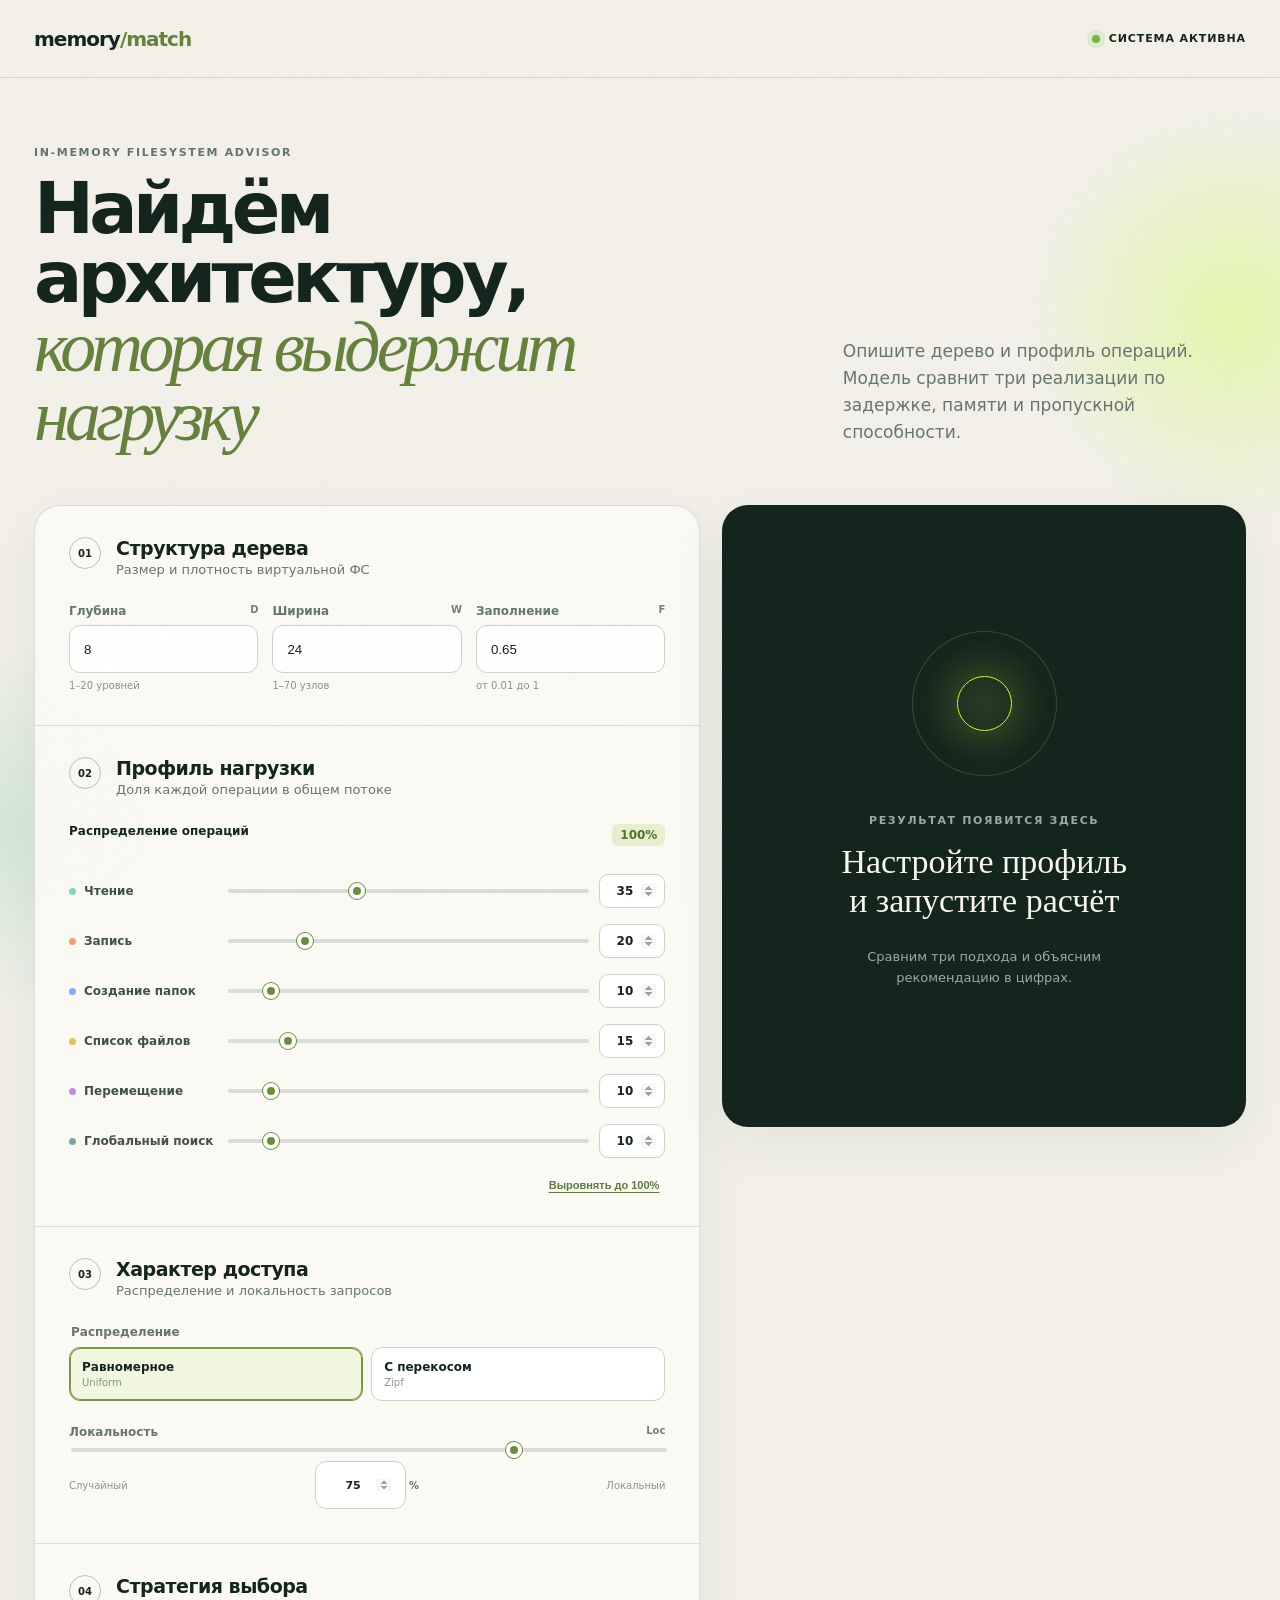
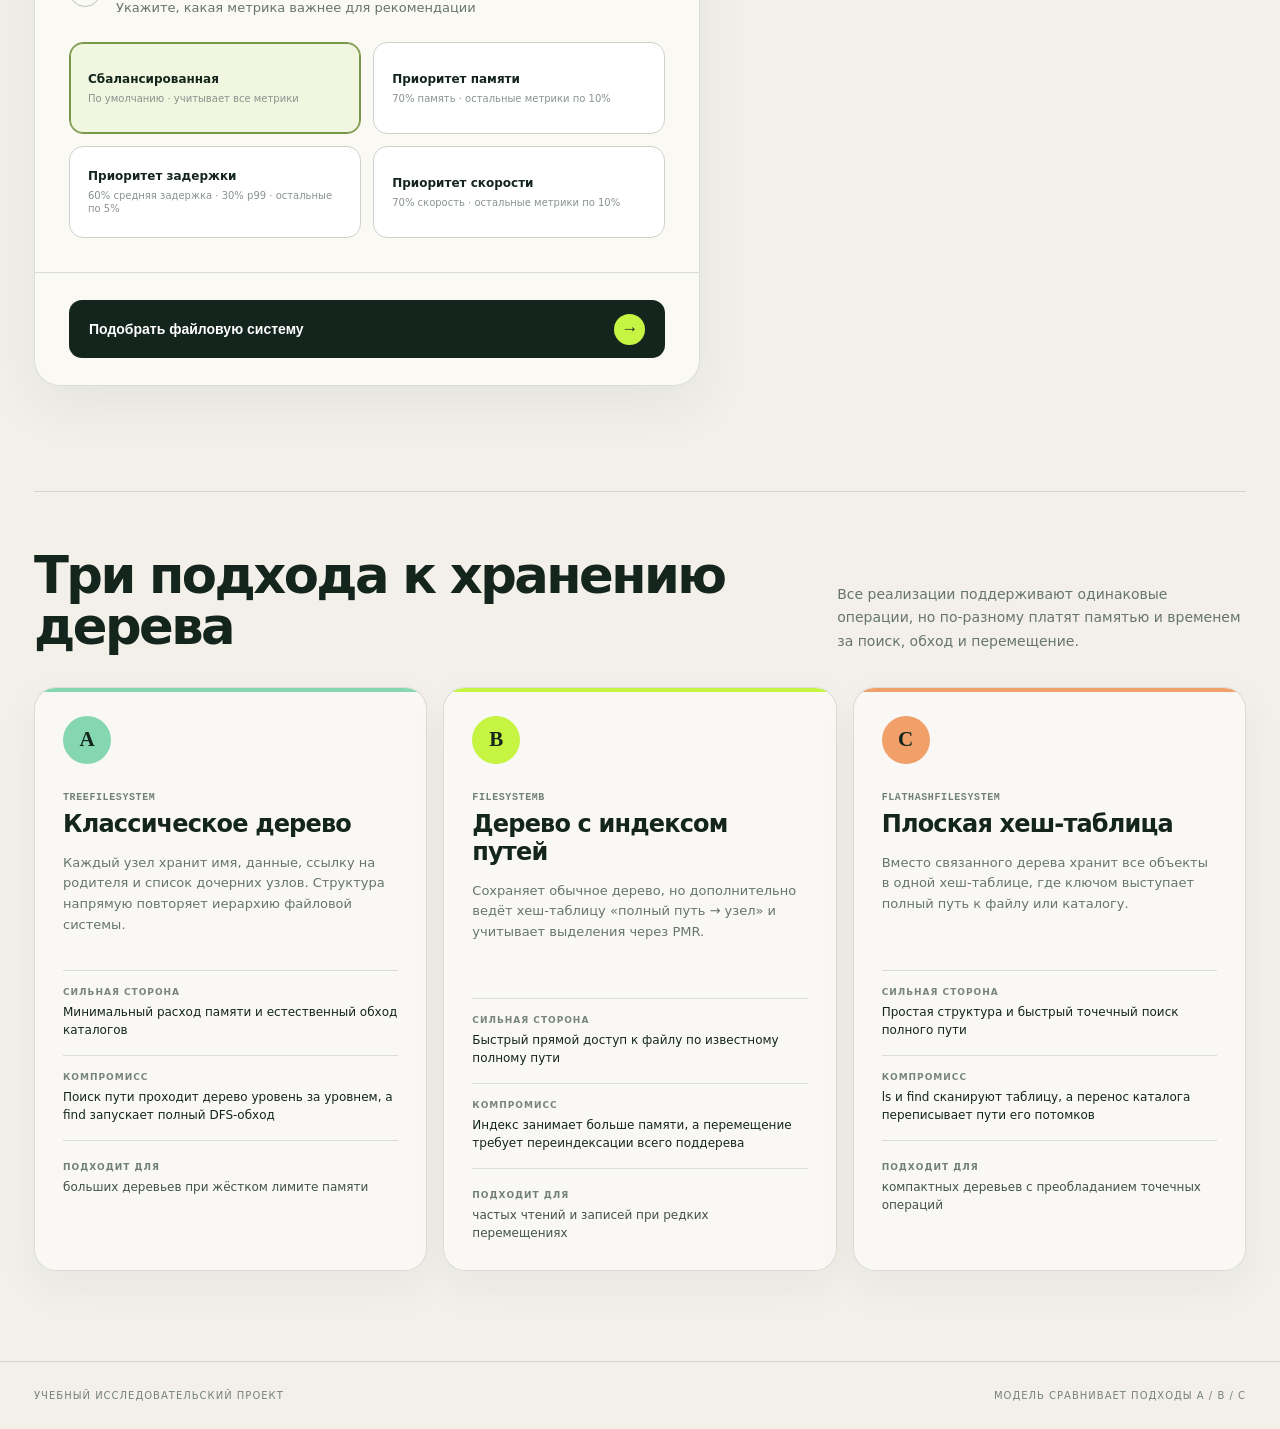
<file: recomendation/static/index.html>
<!doctype html>
<html lang="ru">
    <head>
        <meta charset="UTF-8" />
        <meta name="viewport" content="width=device-width, initial-scale=1" />
        <meta
            name="description"
            content="Подбор оптимальной in-memory файловой системы"
        />
        <title>Memory Match — рекомендатель файловой системы</title>
        <link rel="stylesheet" href="styles.css?v=2" />
        <script src="app.js?v=2" defer></script>
    </head>
    <body>
        <div class="glow one"></div>
        <div class="glow two"></div>
        <header>
            <a class="brand" href="#">memory<span>/match</span></a>
            <div class="status"><i></i> Система активна</div>
        </header>
        <main>
            <section class="hero">
                <div>
                    <p class="eyebrow">In-memory filesystem advisor</p>
                    <h1>
                        Найдём архитектуру,<br /><em
                            >которая выдержит нагрузку</em
                        >
                    </h1>
                </div>
                <p class="lead">
                    Опишите дерево и профиль операций. Модель сравнит три
                    реализации по задержке, памяти и пропускной способности.
                </p>
            </section>
            <div class="workspace">
                <form id="form" class="panel">
                    <section class="form-section">
                        <div class="section-title">
                            <span>01</span>
                            <div>
                                <h2>Структура дерева</h2>
                                <p>Размер и плотность виртуальной ФС</p>
                            </div>
                        </div>
                        <div class="fields three">
                            <label class="field"
                                ><span>Глубина <b>D</b></span
                                ><input
                                    name="D"
                                    type="number"
                                    min="1"
                                    max="20"
                                    value="8"
                                    required
                                /><small>1–20 уровней</small></label
                            >
                            <label class="field"
                                ><span>Ширина <b>W</b></span
                                ><input
                                    name="W"
                                    type="number"
                                    min="1"
                                    max="70"
                                    value="24"
                                    required
                                /><small>1–70 узлов</small></label
                            >
                            <label class="field"
                                ><span>Заполнение <b>F</b></span
                                ><input
                                    name="F"
                                    type="number"
                                    min="0.01"
                                    max="1"
                                    step="0.01"
                                    value="0.65"
                                    required
                                /><small>от 0.01 до 1</small></label
                            >
                        </div>
                    </section>
                    <section class="form-section">
                        <div class="section-title">
                            <span>02</span>
                            <div>
                                <h2>Профиль нагрузки</h2>
                                <p>Доля каждой операции в общем потоке</p>
                            </div>
                        </div>
                        <div class="prob-head">
                            <span>Распределение операций</span
                            ><output id="total">100%</output>
                        </div>
                        <div id="prob-error" class="error" role="alert"></div>
                        <div class="prob-list">
                            <label
                                ><span><i class="read"></i>Чтение</span
                                ><input
                                    name="P_read"
                                    type="range"
                                    min="0"
                                    max="1"
                                    step=".01"
                                    value=".35" /><input
                                    class="prob-number"
                                    type="number"
                                    min="0"
                                    max="100"
                                    step="1"
                                    value="35"
                                    aria-label="Чтение, процентов"
                            /></label>
                            <label
                                ><span><i class="write"></i>Запись</span
                                ><input
                                    name="P_write"
                                    type="range"
                                    min="0"
                                    max="1"
                                    step=".01"
                                    value=".20" /><input
                                    class="prob-number"
                                    type="number"
                                    min="0"
                                    max="100"
                                    step="1"
                                    value="20"
                                    aria-label="Запись, процентов"
                            /></label>
                            <label
                                ><span><i class="mkdir"></i>Создание папок</span
                                ><input
                                    name="P_mkdir"
                                    type="range"
                                    min="0"
                                    max="1"
                                    step=".01"
                                    value=".10" /><input
                                    class="prob-number"
                                    type="number"
                                    min="0"
                                    max="100"
                                    step="1"
                                    value="10"
                                    aria-label="Создание папок, процентов"
                            /></label>
                            <label
                                ><span><i class="ls"></i>Список файлов</span
                                ><input
                                    name="P_ls"
                                    type="range"
                                    min="0"
                                    max="1"
                                    step=".01"
                                    value=".15" /><input
                                    class="prob-number"
                                    type="number"
                                    min="0"
                                    max="100"
                                    step="1"
                                    value="15"
                                    aria-label="Список файлов, процентов"
                            /></label>
                            <label
                                ><span><i class="move"></i>Перемещение</span
                                ><input
                                    name="P_mv"
                                    type="range"
                                    min="0"
                                    max="1"
                                    step=".01"
                                    value=".10" /><input
                                    class="prob-number"
                                    type="number"
                                    min="0"
                                    max="100"
                                    step="1"
                                    value="10"
                                    aria-label="Перемещение, процентов"
                            /></label>
                            <label
                                ><span
                                    ><i class="find"></i>Глобальный поиск</span
                                ><input
                                    name="P_find"
                                    type="range"
                                    min="0"
                                    max="1"
                                    step=".01"
                                    value=".10" /><input
                                    class="prob-number"
                                    type="number"
                                    min="0"
                                    max="100"
                                    step="1"
                                    value="10"
                                    aria-label="Глобальный поиск, процентов"
                            /></label>
                        </div>
                        <button class="balance" id="balance" type="button">
                            Выровнять до 100%
                        </button>
                    </section>
                    <section class="form-section">
                        <div class="section-title">
                            <span>03</span>
                            <div>
                                <h2>Характер доступа</h2>
                                <p>Распределение и локальность запросов</p>
                            </div>
                        </div>
                        <div class="access">
                            <fieldset>
                                <legend>Распределение</legend>
                                <label
                                    ><input
                                        type="radio"
                                        name="Dist"
                                        value="uniform"
                                        checked
                                    /><span
                                        >Равномерное<small>Uniform</small></span
                                    ></label
                                ><label
                                    ><input
                                        type="radio"
                                        name="Dist"
                                        value="zipf"
                                    /><span
                                        >С перекосом<small>Zipf</small></span
                                    ></label
                                >
                            </fieldset>
                            <label id="alpha-field" class="field alpha"
                                ><span>Коэффициент Zipf <b>α</b></span
                                ><input
                                    name="Zipf_Alpha"
                                    type="number"
                                    min=".1"
                                    max="3"
                                    step=".1"
                                    value="1.2"
                                /><small>от 0.1 до 3.0</small></label
                            >
                            <label class="field locality"
                                ><span>Локальность <b>Loc</b></span
                                ><input
                                    name="Loc"
                                    type="range"
                                    min="0"
                                    max="1"
                                    step=".01"
                                    value=".75"
                                />
                                <div>
                                    <small>Случайный</small
                                    ><label class="locality-input"
                                        ><input
                                            class="locality-number"
                                            type="number"
                                            min="0"
                                            max="100"
                                            step="1"
                                            value="75"
                                            aria-label="Локальность, процентов"
                                        /><span>%</span></label
                                    ><small>Локальный</small>
                                </div></label
                            >
                        </div>
                    </section>
                    <section class="form-section strategy-section">
                        <div class="section-title">
                            <span>04</span>
                            <div>
                                <h2>Стратегия выбора</h2>
                                <p>
                                    Укажите, какая метрика важнее для
                                    рекомендации
                                </p>
                            </div>
                        </div>
                        <div class="strategy-grid">
                            <label class="strategy-option">
                                <input
                                    type="radio"
                                    name="Strategy"
                                    value="balanced"
                                    checked
                                />
                                <span>
                                    <b>Сбалансированная</b>
                                    <small
                                        >По умолчанию · учитывает все
                                        метрики</small
                                    >
                                </span>
                            </label>
                            <label class="strategy-option">
                                <input
                                    type="radio"
                                    name="Strategy"
                                    value="memory"
                                />
                                <span>
                                    <b>Приоритет памяти</b>
                                    <small
                                        >70% память · остальные метрики по
                                        10%</small
                                    >
                                </span>
                            </label>
                            <label class="strategy-option">
                                <input
                                    type="radio"
                                    name="Strategy"
                                    value="latency"
                                />
                                <span>
                                    <b>Приоритет задержки</b>
                                    <small
                                        >60% средняя задержка · 30% p99 ·
                                        остальные по 5%</small
                                    >
                                </span>
                            </label>
                            <label class="strategy-option">
                                <input
                                    type="radio"
                                    name="Strategy"
                                    value="throughput"
                                />
                                <span>
                                    <b>Приоритет скорости</b>
                                    <small
                                        >70% скорость · остальные метрики по
                                        10%</small
                                    >
                                </span>
                            </label>
                        </div>
                    </section>
                    <button class="submit" type="submit">
                        <span>Подобрать файловую систему</span><b>→</b>
                    </button>
                </form>
                <aside id="results" class="results" aria-live="polite">
                    <div class="empty">
                        <div class="orb"><span></span></div>
                        <p class="eyebrow">Результат появится здесь</p>
                        <h2>Настройте профиль<br />и запустите расчёт</h2>
                        <p>
                            Сравним три подхода и объясним рекомендацию в
                            цифрах.
                        </p>
                    </div>
                </aside>
            </div>

            <section class="systems" aria-labelledby="systems-title">
                <div class="systems-heading">
                    <div>
                        <h2 id="systems-title">
                            Три подхода к хранению дерева
                        </h2>
                    </div>
                    <p>
                        Все реализации поддерживают одинаковые операции, но
                        по-разному платят памятью и временем за поиск, обход и
                        перемещение.
                    </p>
                </div>
                <div class="systems-grid">
                    <article class="system-card system-a">
                        <div class="system-top">
                            <span class="system-letter">A</span>
                        </div>
                        <p class="system-code">TreeFileSystem</p>
                        <h3>Классическое дерево</h3>
                        <p class="system-copy">
                            Каждый узел хранит имя, данные, ссылку на родителя и
                            список дочерних узлов. Структура напрямую повторяет
                            иерархию файловой системы.
                        </p>
                        <dl>
                            <div>
                                <dt>Сильная сторона</dt>
                                <dd>
                                    Минимальный расход памяти и естественный
                                    обход каталогов
                                </dd>
                            </div>
                            <div>
                                <dt>Компромисс</dt>
                                <dd>
                                    Поиск пути проходит дерево уровень за
                                    уровнем, а find запускает полный DFS-обход
                                </dd>
                            </div>
                        </dl>
                        <p class="best-for">
                            <span>Подходит для</span> больших деревьев при
                            жёстком лимите памяти
                        </p>
                    </article>

                    <article class="system-card system-b">
                        <div class="system-top">
                            <span class="system-letter">B</span>
                        </div>
                        <p class="system-code">FileSystemB</p>
                        <h3>Дерево с индексом путей</h3>
                        <p class="system-copy">
                            Сохраняет обычное дерево, но дополнительно ведёт
                            хеш-таблицу «полный путь → узел» и учитывает
                            выделения через PMR.
                        </p>
                        <dl>
                            <div>
                                <dt>Сильная сторона</dt>
                                <dd>
                                    Быстрый прямой доступ к файлу по известному
                                    полному пути
                                </dd>
                            </div>
                            <div>
                                <dt>Компромисс</dt>
                                <dd>
                                    Индекс занимает больше памяти, а перемещение
                                    требует переиндексации всего поддерева
                                </dd>
                            </div>
                        </dl>
                        <p class="best-for">
                            <span>Подходит для</span> частых чтений и записей
                            при редких перемещениях
                        </p>
                    </article>

                    <article class="system-card system-c">
                        <div class="system-top">
                            <span class="system-letter">C</span>
                        </div>
                        <p class="system-code">FlatHashFileSystem</p>
                        <h3>Плоская хеш-таблица</h3>
                        <p class="system-copy">
                            Вместо связанного дерева хранит все объекты в одной
                            хеш-таблице, где ключом выступает полный путь к
                            файлу или каталогу.
                        </p>
                        <dl>
                            <div>
                                <dt>Сильная сторона</dt>
                                <dd>
                                    Простая структура и быстрый точечный поиск
                                    полного пути
                                </dd>
                            </div>
                            <div>
                                <dt>Компромисс</dt>
                                <dd>
                                    ls и find сканируют таблицу, а перенос
                                    каталога переписывает пути его потомков
                                </dd>
                            </div>
                        </dl>
                        <p class="best-for">
                            <span>Подходит для</span> компактных деревьев с
                            преобладанием точечных операций
                        </p>
                    </article>
                </div>
            </section>
        </main>
        <footer>
            <span>Учебный исследовательский проект</span
            ><span>Модель сравнивает подходы A / B / C</span>
        </footer>
    </body>
</html>
</file>
<file: recomendation/static/styles.css>
:root {
    --ink: #14251e;
    --muted: #66756e;
    --paper: #f2f0e9;
    --card: #fbfaf6;
    --line: #d9ddd5;
    --acid: #c6f443;
}
* {
    box-sizing: border-box;
}
body {
    margin: 0;
    min-width: 320px;
    color: var(--ink);
    background: var(--paper);
    font-family:
        Inter,
        ui-sans-serif,
        system-ui,
        -apple-system,
        "Segoe UI",
        sans-serif;
}
body:before {
    content: "";
    position: fixed;
    inset: 0;
    pointer-events: none;
    opacity: 0.3;
    background-image: url("data:image/svg+xml,%3Csvg viewBox='0 0 180 180' xmlns='http://www.w3.org/2000/svg'%3E%3Cfilter id='n'%3E%3CfeTurbulence type='fractalNoise' baseFrequency='.9' numOctaves='2'/%3E%3C/filter%3E%3Crect width='100%25' height='100%25' filter='url(%23n)' opacity='.04'/%3E%3C/svg%3E");
}
.glow {
    position: fixed;
    border-radius: 50%;
    z-index: -1;
}
.glow.one {
    width: 430px;
    height: 430px;
    right: -170px;
    top: 100px;
    background: radial-gradient(circle, #d7fa7788, transparent 70%);
}
.glow.two {
    width: 360px;
    height: 360px;
    left: -170px;
    top: 650px;
    background: radial-gradient(circle, #84d7b044, transparent 70%);
}
header,
main,
footer {
    max-width: 1380px;
    margin: auto;
}
header {
    height: 78px;
    padding: 0 34px;
    display: flex;
    align-items: center;
    justify-content: space-between;
    border-bottom: 1px solid #14251e22;
}
.brand {
    color: var(--ink);
    text-decoration: none;
    font-size: 20px;
    font-weight: 850;
    letter-spacing: -1px;
}
.brand span {
    color: #66803e;
}
.status {
    display: flex;
    align-items: center;
    gap: 9px;
    font-size: 11px;
    font-weight: 800;
    text-transform: uppercase;
    letter-spacing: 0.08em;
}
.status i {
    width: 8px;
    height: 8px;
    border-radius: 50%;
    background: #75b83d;
    box-shadow: 0 0 0 5px #75b83d22;
}
main {
    padding: 68px 34px 90px;
}
.hero {
    display: grid;
    grid-template-columns: 1.3fr 0.7fr;
    align-items: end;
    gap: 60px;
    margin-bottom: 54px;
}
.eyebrow {
    margin: 0 0 15px;
    color: #65746d;
    font-size: 11px;
    font-weight: 800;
    letter-spacing: 0.15em;
    text-transform: uppercase;
}
h1 {
    margin: 0;
    max-width: 850px;
    font-size: clamp(44px, 5.6vw, 78px);
    line-height: 0.96;
    letter-spacing: -0.065em;
    font-weight: 790;
}
h1 em {
    color: #66803e;
    font-family: Georgia, serif;
    font-weight: 400;
}
.lead {
    margin: 0 0 5px;
    max-width: 440px;
    color: var(--muted);
    font-size: 17px;
    line-height: 1.6;
}
.workspace {
    display: grid;
    grid-template-columns: minmax(0, 1.12fr) minmax(390px, 0.88fr);
    gap: 22px;
    align-items: start;
}
.panel,
.results {
    border: 1px solid #14251e22;
    border-radius: 26px;
    background: #fbfaf6e8;
    box-shadow: 0 18px 60px #1c352a11;
    overflow: hidden;
}
.form-section {
    padding: 31px 34px 34px;
    border-bottom: 1px solid var(--line);
}
.section-title {
    display: flex;
    gap: 15px;
    margin-bottom: 27px;
}
.section-title > span {
    display: grid;
    place-items: center;
    width: 32px;
    height: 32px;
    flex: 0 0 auto;
    border: 1px solid #b9c1b8;
    border-radius: 50%;
    font-size: 10px;
    font-weight: 800;
}
.section-title h2 {
    margin: 0 0 3px;
    font-size: 19px;
    letter-spacing: -0.025em;
}
.section-title p {
    margin: 0;
    color: var(--muted);
    font-size: 13px;
}
.fields {
    display: grid;
    gap: 14px;
}
.fields.three {
    grid-template-columns: repeat(3, 1fr);
}
.field {
    display: flex;
    flex-direction: column;
    gap: 7px;
    color: var(--muted);
    font-size: 12px;
    font-weight: 650;
}
.field b {
    float: right;
    color: #718078;
    font-size: 10px;
}
.field input[type="number"] {
    width: 100%;
    height: 48px;
    padding: 0 14px;
    border: 1px solid #ccd2ca;
    border-radius: 11px;
    outline: none;
    background: #fff;
    color: var(--ink);
    font: 700 16px inherit;
}
.field input:focus {
    border-color: #789647;
    box-shadow: 0 0 0 3px #78964722;
}
.field small {
    font-size: 10px;
    color: #89938e;
    font-weight: 500;
}
.prob-head {
    display: flex;
    justify-content: space-between;
    margin-bottom: 8px;
    font-size: 12px;
    font-weight: 750;
}
.prob-head output {
    padding: 4px 8px;
    border-radius: 6px;
    background: #e6efd0;
    color: #527327;
}
.prob-head output.invalid {
    background: #fee3da;
    color: #a1492f;
}
.error {
    min-height: 16px;
    margin-bottom: 4px;
    color: #a1492f;
    font-size: 11px;
}
.prob-list {
    display: grid;
    gap: 16px;
}
.prob-list label {
    display: grid;
    grid-template-columns: 145px 1fr 40px;
    align-items: center;
    gap: 12px;
    color: #415149;
    font-size: 12px;
    font-weight: 650;
}
.prob-list label > span {
    display: flex;
    align-items: center;
    gap: 8px;
}
.prob-list output {
    text-align: right;
}
.prob-list i {
    width: 7px;
    height: 7px;
    border-radius: 50%;
    background: #84d7b0;
}
.prob-list .write {
    background: #f1a06a;
}
.prob-list .mkdir {
    background: #86a9ff;
}
.prob-list .ls {
    background: #e1c357;
}
.prob-list .move {
    background: #ba90da;
}
.prob-list .find {
    background: #7ca3a6;
}
input[type="range"] {
    width: 100%;
    height: 4px;
    appearance: none;
    border-radius: 99px;
    background: #d9ddd5;
    accent-color: #6c8b3d;
}
input[type="range"]::-webkit-slider-thumb {
    appearance: none;
    width: 16px;
    height: 16px;
    border: 4px solid white;
    border-radius: 50%;
    background: #6c8b3d;
    box-shadow: 0 0 0 1px #6c8b3d;
    cursor: pointer;
}
.balance {
    margin: 20px 0 0 auto;
    display: block;
    border: 0;
    background: transparent;
    color: #617842;
    font-size: 11px;
    font-weight: 750;
    cursor: pointer;
    text-decoration: underline;
    text-underline-offset: 3px;
}
.access {
    display: grid;
    grid-template-columns: 1fr;
    gap: 24px;
}
.access fieldset {
    margin: 0;
    padding: 0;
    border: 0;
    display: grid;
    grid-template-columns: 1fr 1fr;
    gap: 8px;
}
.access legend {
    grid-column: 1/-1;
    margin-bottom: 8px;
    color: var(--muted);
    font-size: 12px;
    font-weight: 650;
}
.access fieldset input {
    position: absolute;
    opacity: 0;
}
.access fieldset label {
    cursor: pointer;
}
.access fieldset label span {
    display: flex;
    flex-direction: column;
    padding: 12px;
    border: 1px solid #ccd2ca;
    border-radius: 11px;
    background: white;
    font-size: 12px;
    font-weight: 750;
}
.access fieldset small {
    margin-top: 3px;
    color: #89938e;
    font-weight: 500;
}
.access fieldset input:checked + span {
    border-color: #789647;
    background: #f0f6df;
    box-shadow: inset 0 0 0 1px #789647;
}
.locality div {
    display: flex;
    justify-content: space-between;
    align-items: center;
}
.alpha {
    grid-column: 1/-1;
    display: none;
}
.alpha.visible {
    display: flex;
}
.submit {
    width: calc(100% - 68px);
    height: 58px;
    margin: 27px 34px;
    padding: 0 20px;
    display: flex;
    justify-content: space-between;
    align-items: center;
    border: 0;
    border-radius: 13px;
    background: var(--ink);
    color: white;
    font-size: 14px;
    font-weight: 750;
    cursor: pointer;
    transition: 0.2s;
}
.submit:hover {
    transform: translateY(-2px);
    background: #243e33;
}
.submit:disabled {
    opacity: 0.65;
    cursor: wait;
    transform: none;
}
.submit b {
    display: grid;
    place-items: center;
    width: 31px;
    height: 31px;
    border-radius: 50%;
    background: var(--acid);
    color: var(--ink);
    font-size: 17px;
}
.results {
    position: sticky;
    top: 22px;
    min-height: 620px;
    background: var(--ink);
    color: #f6f6ee;
}
.empty {
    min-height: 620px;
    padding: 60px 46px;
    display: flex;
    flex-direction: column;
    justify-content: center;
    text-align: center;
    align-items: center;
}
.empty .eyebrow {
    color: #9ca9a2;
}
.empty h2 {
    margin: 0 0 14px;
    font:
        400 34px/1.15 Georgia,
        serif;
}
.empty > p:last-child {
    max-width: 330px;
    color: #9ca9a2;
    font-size: 13px;
    line-height: 1.6;
}
.orb {
    width: 145px;
    height: 145px;
    margin-bottom: 38px;
    display: grid;
    place-items: center;
    border: 1px solid #c6f44333;
    border-radius: 50%;
    background: radial-gradient(circle, #c6f4431c, transparent 67%);
}
.orb span {
    width: 55px;
    height: 55px;
    border: 1px solid var(--acid);
    border-radius: 50%;
    box-shadow: 0 0 40px #c6f44333;
}
.result {
    padding: 35px;
    animation: rise 0.45s ease both;
}
@keyframes rise {
    from {
        opacity: 0;
        transform: translateY(10px);
    }
}
.result-top {
    padding-bottom: 27px;
    border-bottom: 1px solid #ffffff22;
}
.result-top .eyebrow {
    color: #a9b4ae;
}
.winner {
    display: flex;
    align-items: center;
    justify-content: space-between;
    gap: 20px;
}
.winner h2 {
    margin: 0;
    font-size: 28px;
    letter-spacing: -0.04em;
}
.badge {
    display: grid;
    place-items: center;
    width: 66px;
    height: 66px;
    border-radius: 50%;
    background: var(--acid);
    color: var(--ink);
    font:
        800 29px Georgia,
        serif;
}
.result-lead {
    margin: 14px 0 0;
    color: #acb6b0;
    font-size: 13px;
    line-height: 1.55;
}
.tree {
    display: flex;
    justify-content: space-between;
    margin: 19px 0 25px;
    padding: 13px 15px;
    border-radius: 10px;
    background: #ffffff0f;
    color: #aeb9b3;
    font-size: 11px;
}
.tree b {
    color: white;
    font-size: 12px;
}
.metrics {
    display: grid;
    gap: 15px;
}
.metric {
    display: grid;
    grid-template-columns: 1fr auto;
    gap: 7px;
}
.metric span {
    color: #aeb9b3;
    font-size: 11px;
}
.metric strong {
    font-size: 12px;
}
.metric i {
    grid-column: 1/-1;
    height: 4px;
    border-radius: 9px;
    background: #ffffff1a;
    overflow: hidden;
}
.metric i:after {
    content: "";
    display: block;
    height: 100%;
    width: var(--width);
    background: var(--acid);
}
.compare-title {
    margin: 29px 0 12px;
    color: #aeb9b3;
    font-size: 10px;
    letter-spacing: 0.12em;
    text-transform: uppercase;
}
.approaches {
    display: grid;
    gap: 8px;
}
.approach {
    display: grid;
    grid-template-columns: 34px 1fr auto;
    gap: 10px;
    align-items: center;
    padding: 11px 12px;
    border: 1px solid #ffffff1a;
    border-radius: 10px;
}
.approach.best {
    border-color: #c6f44373;
    background: #c6f4430f;
}
.approach > span {
    display: grid;
    place-items: center;
    width: 30px;
    height: 30px;
    border-radius: 50%;
    background: #ffffff14;
    font:
        700 13px Georgia,
        serif;
}
.approach div {
    display: flex;
    flex-direction: column;
    gap: 3px;
}
.approach small {
    color: #99a69f;
    font-size: 9px;
}
.approach b {
    font-size: 11px;
}
.approach > strong {
    color: var(--acid);
    font-size: 13px;
}
.server-error {
    padding: 60px 35px;
}
.server-error h2 {
    font:
        32px Georgia,
        serif;
}
.server-error p {
    color: #aeb9b3;
}
footer {
    padding: 28px 34px;
    display: flex;
    justify-content: space-between;
    border-top: 1px solid #14251e22;
    color: #77827d;
    font-size: 10px;
    text-transform: uppercase;
    letter-spacing: 0.1em;
}
@media (max-width: 980px) {
    .hero {
        grid-template-columns: 1fr;
    }
    .workspace {
        grid-template-columns: 1fr;
    }
    .results {
        position: static;
        min-height: 0;
    }
    .empty {
        min-height: 430px;
    }
}
@media (max-width: 620px) {
    header {
        height: 64px;
        padding: 0 18px;
    }
    .status {
        font-size: 9px;
    }
    main {
        padding: 45px 14px 60px;
    }
    .hero {
        gap: 22px;
        margin-bottom: 35px;
    }
    h1 {
        font-size: 42px;
    }
    .lead {
        font-size: 14px;
    }
    .panel,
    .results {
        border-radius: 19px;
    }
    .form-section {
        padding: 25px 20px;
    }
    .fields.three,
    .access {
        grid-template-columns: 1fr;
    }
    .prob-list label {
        grid-template-columns: 118px 1fr 34px;
        gap: 7px;
    }
    .alpha {
        grid-column: auto;
    }
    .submit {
        width: calc(100% - 40px);
        margin: 22px 20px;
    }
    .result {
        padding: 27px 20px;
    }
    footer {
        padding: 25px 18px;
        gap: 18px;
        flex-direction: column;
    }
}

.approach {
    align-items: start;
    padding: 14px;
}
.approach > span {
    margin-top: 2px;
}
.approach div {
    gap: 8px;
    min-width: 0;
}
.approach small {
    display: grid;
    grid-template-columns: repeat(3, minmax(0, 1fr));
    gap: 8px;
    color: #82928a;
    font-size: 8px;
    text-transform: uppercase;
    letter-spacing: 0.04em;
}
.approach small span {
    display: flex;
    flex-direction: column;
    gap: 3px;
    min-width: 0;
}
.approach small strong {
    color: #dce3de;
    font-size: 9px;
    font-weight: 650;
    text-transform: none;
    letter-spacing: 0;
    white-space: nowrap;
}
.approach > strong {
    padding-top: 4px;
}
@media (max-width: 430px) {
    .approach small {
        gap: 4px;
    }
}
.prob-list label {
    grid-template-columns: 145px 1fr 66px;
}
.prob-number {
    width: 66px;
    height: 34px;
    padding: 0 8px;
    border: 1px solid #ccd2ca;
    border-radius: 9px;
    background: #fff;
    color: var(--ink);
    font:
        700 12px Inter,
        ui-sans-serif,
        system-ui;
    text-align: center;
    outline: none;
}
.prob-number:focus {
    border-color: #789647;
    box-shadow: 0 0 0 3px #78964722;
}
.prob-number::-webkit-inner-spin-button {
    opacity: 0.55;
}
@media (max-width: 620px) {
    .prob-list label {
        grid-template-columns: 112px 1fr 58px;
    }
    .prob-number {
        width: 58px;
        padding: 0 5px;
    }
}
.systems {
    margin-top: 105px;
    padding-top: 58px;
    border-top: 1px solid #14251e22;
}
.systems-heading {
    display: grid;
    grid-template-columns: 1fr minmax(300px, 0.55fr);
    gap: 60px;
    align-items: end;
    margin-bottom: 34px;
}
.systems-heading .eyebrow {
    margin-bottom: 13px;
}
.systems-heading h2 {
    margin: 0;
    max-width: 730px;
    font-size: clamp(34px, 4vw, 54px);
    line-height: 1;
    letter-spacing: -0.05em;
}
.systems-heading > p {
    margin: 0;
    color: var(--muted);
    font-size: 14px;
    line-height: 1.65;
}
.systems-grid {
    display: grid;
    grid-template-columns: repeat(3, 1fr);
    gap: 16px;
}
.system-card {
    position: relative;
    min-height: 510px;
    padding: 28px;
    border: 1px solid #14251e22;
    border-radius: 22px;
    background: #fbfaf6d9;
    box-shadow: 0 16px 45px #1c352a0d;
    overflow: hidden;
}
.system-card:before {
    content: "";
    position: absolute;
    inset: 0 0 auto;
    height: 4px;
    background: var(--system-color);
}
.system-a {
    --system-color: #84d7b0;
}
.system-b {
    --system-color: #c6f443;
}
.system-c {
    --system-color: #f1a06a;
}
.system-top {
    display: flex;
    align-items: center;
    justify-content: space-between;
    margin-bottom: 28px;
}
.system-letter {
    display: grid;
    place-items: center;
    width: 48px;
    height: 48px;
    border-radius: 50%;
    background: var(--system-color);
    font:
        800 21px Georgia,
        serif;
}
.system-code {
    margin: 0 0 7px;
    color: #718078;
    font:
        700 10px ui-monospace,
        SFMono-Regular,
        Consolas,
        monospace;
    letter-spacing: 0.06em;
    text-transform: uppercase;
}
.system-card h3 {
    margin: 0 0 15px;
    font-size: 24px;
    letter-spacing: -0.035em;
}
.system-copy {
    min-height: 92px;
    margin: 0;
    color: var(--muted);
    font-size: 13px;
    line-height: 1.6;
}
.system-card dl {
    margin: 25px 0 0;
    border-top: 1px solid var(--line);
}
.system-card dl > div {
    padding: 16px 0;
    border-bottom: 1px solid var(--line);
}
.system-card dt {
    margin-bottom: 6px;
    color: #78847e;
    font-size: 9px;
    font-weight: 800;
    letter-spacing: 0.11em;
    text-transform: uppercase;
}
.system-card dd {
    margin: 0;
    font-size: 12px;
    line-height: 1.5;
}
.best-for {
    margin: 20px 0 0;
    color: #435249;
    font-size: 12px;
    line-height: 1.5;
}
.best-for span {
    display: block;
    margin-bottom: 4px;
    color: #708078;
    font-size: 9px;
    font-weight: 800;
    letter-spacing: 0.11em;
    text-transform: uppercase;
}
@media (max-width: 1050px) {
    .systems-grid {
        grid-template-columns: 1fr;
    }
    .system-card {
        min-height: 0;
    }
    .system-copy {
        min-height: 0;
    }
    .systems-heading {
        grid-template-columns: 1fr;
        gap: 20px;
    }
    .systems-heading > p {
        max-width: 680px;
    }
}
@media (max-width: 620px) {
    .systems {
        margin-top: 65px;
        padding-top: 42px;
    }
    .systems-heading h2 {
        font-size: 36px;
    }
    .system-card {
        padding: 24px 20px;
        border-radius: 18px;
    }
}
.locality-input {
    display: flex;
    align-items: center;
    gap: 3px;
}
.locality-number {
    width: 55px;
    height: 32px;
    padding: 0 5px;
    border: 1px solid #ccd2ca;
    border-radius: 8px;
    background: #fff;
    color: var(--ink);
    font:
        700 11px Inter,
        ui-sans-serif,
        system-ui;
    text-align: center;
    outline: none;
}
.locality-number:focus {
    border-color: #789647;
    box-shadow: 0 0 0 3px #78964722;
}
.locality-number::-webkit-inner-spin-button {
    opacity: 0.55;
}
.locality-input span {
    color: #65746d;
    font-size: 10px;
}

.strategy-grid {
    display: grid;
    grid-template-columns: repeat(2, minmax(0, 1fr));
    gap: 12px;
}
.strategy-option {
    position: relative;
    cursor: pointer;
}
.strategy-option input {
    position: absolute;
    opacity: 0;
    pointer-events: none;
}
.strategy-option span {
    display: flex;
    height: 100%;
    min-height: 92px;
    padding: 17px 18px;
    flex-direction: column;
    justify-content: center;
    gap: 6px;
    border: 1px solid #ccd2ca;
    border-radius: 14px;
    background: #fff;
    transition:
        border-color 0.2s,
        background 0.2s,
        box-shadow 0.2s;
}
.strategy-option b {
    color: var(--ink);
    font-size: 12px;
}
.strategy-option small {
    color: #89938e;
    font-size: 10px;
    line-height: 1.35;
}
.strategy-option input:checked + span {
    border-color: #789647;
    background: #f0f6df;
    box-shadow: inset 0 0 0 1px #789647;
}
.strategy-option input:focus-visible + span {
    box-shadow: 0 0 0 3px #78964722;
}
@media (max-width: 620px) {
    .strategy-grid {
        grid-template-columns: 1fr;
    }
}
</file>
